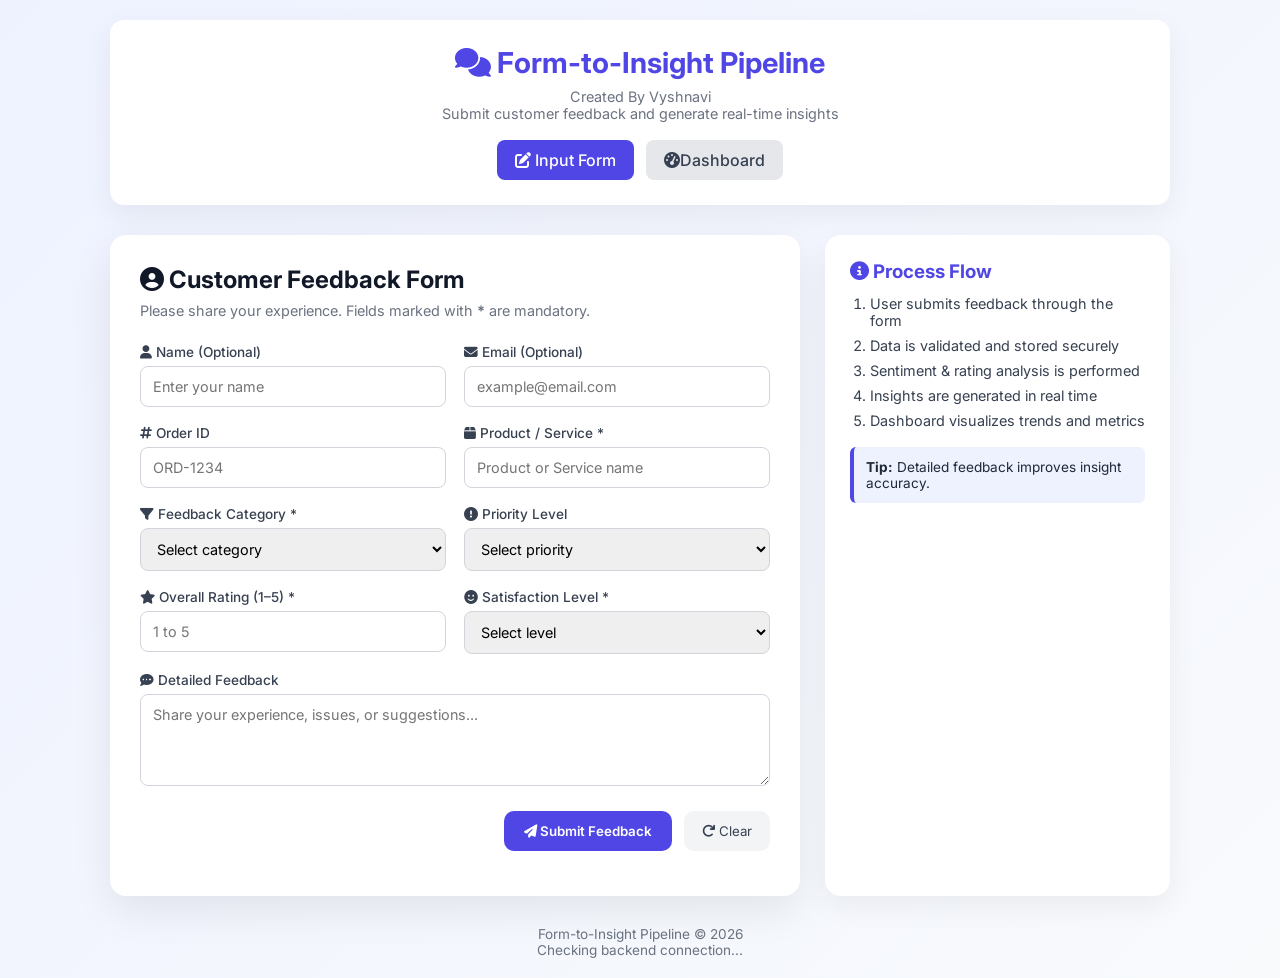
<file: frontend/index.html>
<!DOCTYPE html>
<html lang="en">
<head>
    <meta charset="UTF-8">
    <meta name="viewport" content="width=device-width,initial-scale=1.0">
    <title>Form-to-Insight: Feedback Input</title>

    <link rel="stylesheet" href="style.css">
    <link rel="stylesheet" href="https://cdnjs.cloudflare.com/ajax/libs/font-awesome/6.4.0/css/all.min.css">
</head>
<body>

<div class="container">

    <!-- Header -->
    <header>
        <h1><i class="fas fa-comments"></i> Form-to-Insight Pipeline</h1>
        <p class="subtitle">Created By Vyshnavi</p>
        <p class="subtitle">Submit customer feedback and generate real-time insights</p>

        <div class="nav-buttons">
            <a href="index.html" class="btn active">
                <i class="fas fa-edit"></i> Input Form
            </a>
            <a href="dashboard.html" class="btn">
                <i class="fas fa-tachometer-alt"></i>Dashboard
            </a>
        </div>
    </header>

    <!-- Main Content -->
    <main>

        <!-- Feedback Form -->
        <div class="form-container">
            <h2><i class="fas fa-user-circle"></i> Customer Feedback Form</h2>
            <p class="form-description">
                Please share your experience. Fields marked with <strong>*</strong> are mandatory.
            </p>

            <form id="dataForm">

                <!-- Customer Details -->
                <div class="form-row">
                    <div class="form-group">
                        <label for="name"><i class="fas fa-user"></i> Name (Optional)</label>
                        <input type="text" id="name" name="name" placeholder="Enter your name">
                    </div>

                    <div class="form-group">
                        <label for="email"><i class="fas fa-envelope"></i> Email (Optional)</label>
                        <input type="email" id="email" name="email" placeholder="example@email.com">
                    </div>
                </div>

                <!-- Order & Product -->
                <div class="form-row">
                    <div class="form-group">
                        <label for="order_id"><i class="fas fa-hashtag"></i> Order ID</label>
                        <input type="text" id="order_id" name="order_id" placeholder="ORD-1234">
                    </div>

                    <div class="form-group">
                        <label for="product_name"><i class="fas fa-box"></i> Product / Service *</label>
                        <input type="text" id="product_name" name="product_name" required placeholder="Product or Service name">
                    </div>
                </div>

                <!-- Feedback Type -->
                <div class="form-row">
                    <div class="form-group">
                        <label for="feedback_type"><i class="fas fa-filter"></i> Feedback Category *</label>
                        <select id="feedback_type" name="feedback_type" required>
                            <option value="">Select category</option>
                            <option value="Complaint">Complaint</option>
                            <option value="Suggestion">Suggestion</option>
                            <option value="Compliment">Compliment</option>
                            <option value="General">General Feedback</option>
                        </select>
                    </div>

                    <div class="form-group">
                        <label for="priority"><i class="fas fa-exclamation-circle"></i> Priority Level</label>
                        <select id="priority" name="priority">
                            <option value="">Select priority</option>
                            <option value="Low">Low</option>
                            <option value="Medium">Medium</option>
                            <option value="High">High</option>
                        </select>
                    </div>
                </div>

                <!-- Rating & Satisfaction -->
                <div class="form-row">
                    <div class="form-group">
                        <label for="rating"><i class="fas fa-star"></i> Overall Rating (1–5) *</label>
                        <input type="number" id="rating" name="rating" min="1" max="5" required placeholder="1 to 5">
                    </div>

                    <div class="form-group">
                        <label for="satisfaction"><i class="fas fa-smile"></i> Satisfaction Level *</label>
                        <select id="satisfaction" name="satisfaction" required>
                            <option value="">Select level</option>
                            <option value="Very Satisfied">Very Satisfied</option>
                            <option value="Satisfied">Satisfied</option>
                            <option value="Neutral">Neutral</option>
                            <option value="Dissatisfied">Dissatisfied</option>
                            <option value="Very Dissatisfied">Very Dissatisfied</option>
                        </select>
                    </div>
                </div>

                <!-- Comments -->
                <div class="form-group">
                    <label for="comments"><i class="fas fa-comment-dots"></i> Detailed Feedback</label>
                    <textarea id="comments" name="comments" rows="4"
                              placeholder="Share your experience, issues, or suggestions..."></textarea>
                </div>

                <!-- Buttons -->
                <div class="form-actions">
                    <button type="submit" class="btn-submit">
                        <i class="fas fa-paper-plane"></i> Submit Feedback
                    </button>
                    <button type="reset" class="btn-reset">
                        <i class="fas fa-redo"></i> Clear
                    </button>
                </div>

            </form>

            <div class="response-message" id="responseMessage"></div>
        </div>

        <!-- Instructions -->
        <div class="instructions">
            <h3><i class="fas fa-info-circle"></i> Process Flow</h3>
            <ol>
                <li>User submits feedback through the form</li>
                <li>Data is validated and stored securely</li>
                <li>Sentiment & rating analysis is performed</li>
                <li>Insights are generated in real time</li>
                <li>Dashboard visualizes trends and metrics</li>
            </ol>

            <div class="tip">
                <strong>Tip:</strong> Detailed feedback improves insight accuracy.
            </div>
        </div>

    </main>

    <!-- Footer -->
    <footer>
        <p>Form-to-Insight Pipeline © 2026</p>
        <p class="status" id="apiStatus">Checking backend connection...</p>
    </footer>

</div>

<script src="script.js"></script>
</body>
</html>
</file>
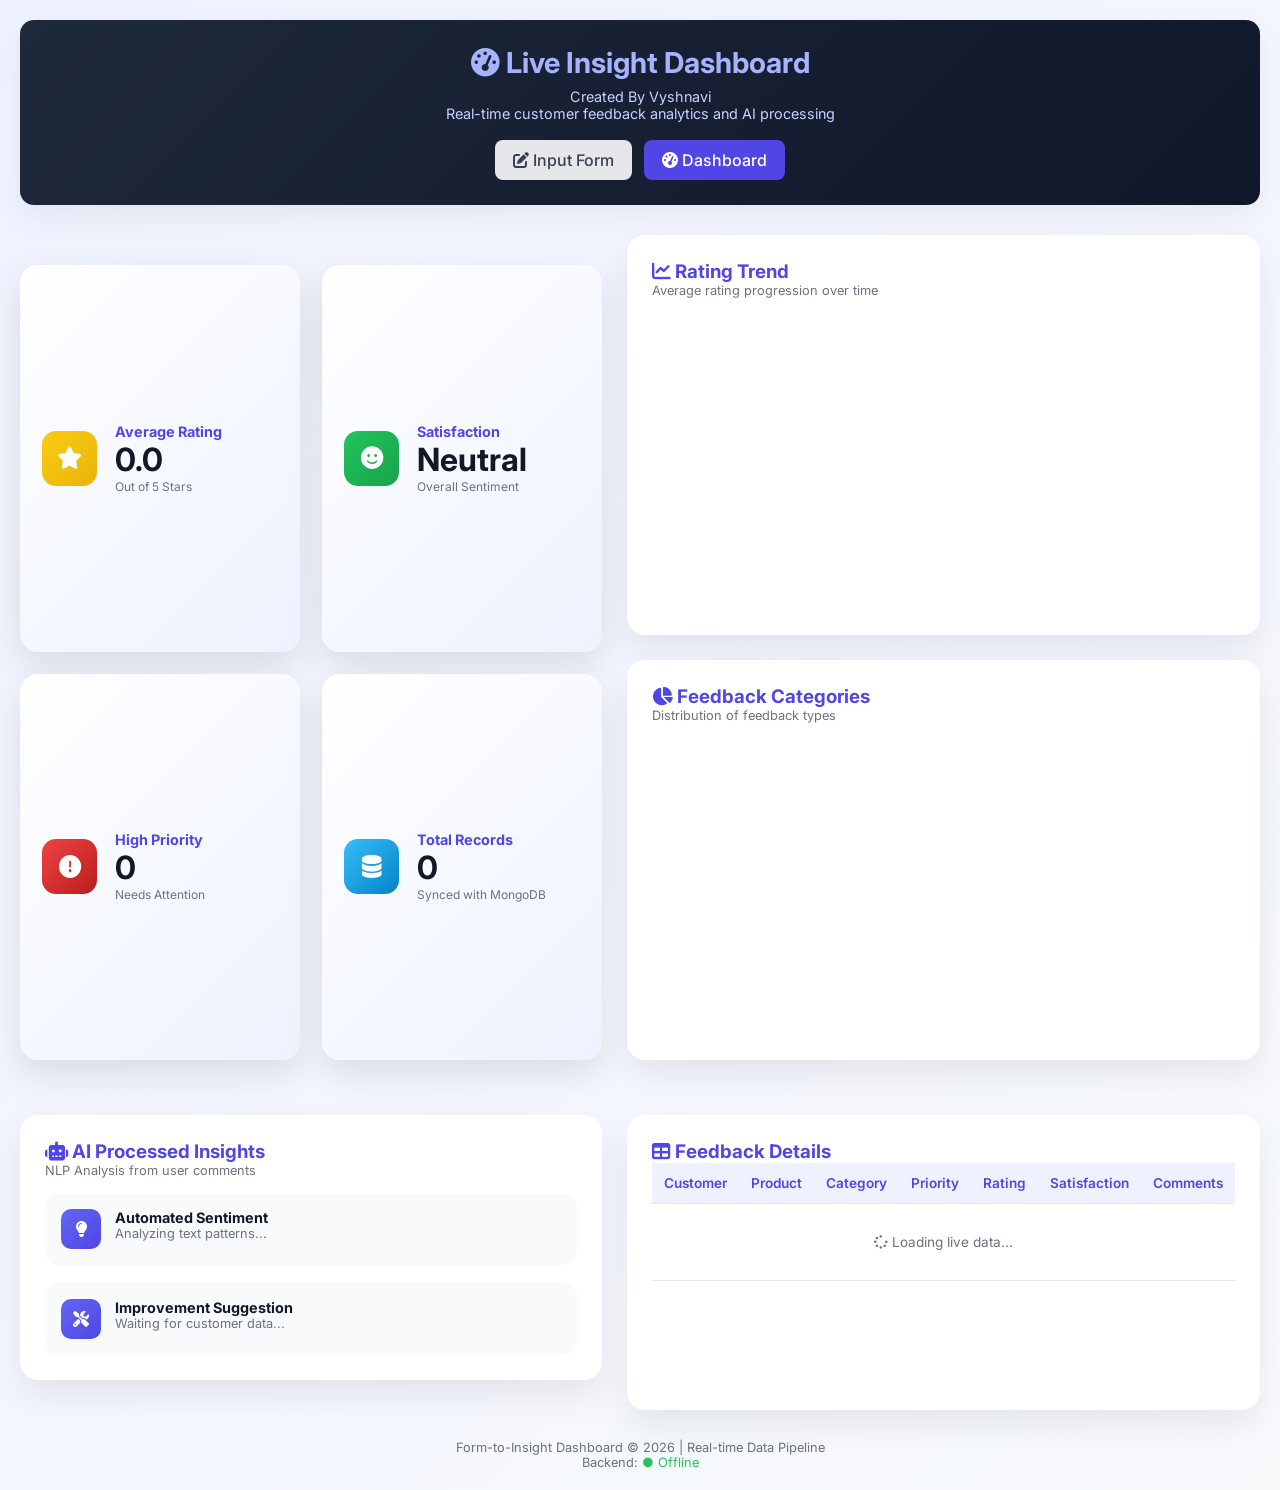
<file: frontend/dashboard.html>
<!DOCTYPE html>
<html lang="en">
<head>
    <meta charset="UTF-8">
    <meta name="viewport" content="width=device-width,initial-scale=1.0">
    <title>Form-to-Insight: Live Feedback Dashboard</title>

    <link rel="stylesheet" href="style.css">
    <link rel="stylesheet" href="https://cdnjs.cloudflare.com/ajax/libs/font-awesome/6.4.0/css/all.min.css">
    <script src="https://cdn.plot.ly/plotly-2.24.1.min.js"></script>
</head>

<body>
<div class="container dashboard">

    <header>
        <h1><i class="fas fa-tachometer-alt"></i> Live Insight Dashboard</h1>
        <p class="subtitle">Created By Vyshnavi</p>
        <p class="subtitle">Real-time customer feedback analytics and AI processing</p>

        <div class="nav-buttons">
            <a href="index.html" class="btn">
                <i class="fas fa-edit"></i> Input Form
            </a>
            <a href="dashboard.html" class="btn active">
                <i class="fas fa-tachometer-alt"></i> Dashboard
            </a>
        </div>

        
    </header>

    <main>
        <div class="summary-cards">
            <div class="card">
                <div class="card-icon star"><i class="fas fa-star"></i></div>
                <div class="card-content">
                    <h3>Average Rating</h3>
                    <p class="card-value" id="avgRating">0.0</p>
                    <p class="card-trend">Out of 5 Stars</p>
                </div>
            </div>

            <div class="card">
                <div class="card-icon sentiment"><i class="fas fa-smile"></i></div>
                <div class="card-content">
                    <h3>Satisfaction</h3>
                    <p class="card-value" id="sentimentScore">Neutral</p>
                    <p class="card-trend">Overall Sentiment</p>
                </div>
            </div>

            <div class="card">
                <div class="card-icon complaints"><i class="fas fa-exclamation-circle"></i></div>
                <div class="card-content">
                    <h3>High Priority</h3>
                    <p class="card-value" id="urgentCount">0</p>
                    <p class="card-trend">Needs Attention</p>
                </div>
            </div>

            <div class="card">
                <div class="card-icon users"><i class="fas fa-database"></i></div>
                <div class="card-content">
                    <h3>Total Records</h3>
                    <p class="card-value" id="totalSubmissions">0</p>
                    <p class="card-subtext">Synced with MongoDB</p>
                </div>
            </div>
        </div>

        <div class="charts-row">
            <div class="chart-container">
                <div class="chart-header">
                    <h3><i class="fas fa-chart-line"></i> Rating Trend</h3>
                    <p class="chart-description">Average rating progression over time</p>
                </div>
                <div id="trendChart" class="chart"></div>
            </div>

            <div class="chart-container">
                <div class="chart-header">
                    <h3><i class="fas fa-chart-pie"></i> Feedback Categories</h3>
                    <p class="chart-description">Distribution of feedback types</p>
                </div>
                <div id="categoryChart" class="chart"></div>
            </div>
        </div>

        <div class="charts-row">
            <div class="insights-container">
                <div class="chart-header">
                    <h3><i class="fas fa-robot"></i> AI Processed Insights</h3>
                    <p class="chart-description">NLP Analysis from user comments</p>
                </div>

                <div class="insights-content">
                    <div class="insight">
                        <div class="insight-icon"><i class="fas fa-lightbulb"></i></div>
                        <div class="insight-text">
                            <h4>Automated Sentiment</h4>
                            <p id="aiSentiment">Analyzing text patterns...</p>
                        </div>
                    </div>

                    <div class="insight">
                        <div class="insight-icon"><i class="fas fa-tools"></i></div>
                        <div class="insight-text">
                            <h4>Improvement Suggestion</h4>
                            <p id="aiSuggestion">Waiting for customer data...</p>
                        </div>
                    </div>
                </div>
            </div>
        </div>

        <div class="data-table-container">
            <div class="chart-header">
                <h3><i class="fas fa-table"></i> Feedback Details</h3>
            </div>

            <div class="table-wrapper">
                <table id="dataTable">
                    <thead>
                        <tr>
                            <th>Customer</th>
                            <th>Product</th>
                            <th>Category</th>
                            <th>Priority</th>
                            <th>Rating</th>
                            <th>Satisfaction</th>
                            <th>Comments</th>
                        </tr>
                    </thead>
                    <tbody id="tableBody">
                        <tr>
                            <td colspan="7" class="loading-cell">
                                <i class="fas fa-spinner fa-spin"></i> Loading live data...
                            </td>
                        </tr>
                    </tbody>
                </table>
            </div>
        </div>

    </main>

    <footer>
        <p>Form-to-Insight Dashboard © 2026 | Real-time Data Pipeline</p>
        <p class="status">
            Backend: <span id="dashboardStatus" class="status-connected">● Online</span>
        </p>
    </footer>

</div>

<script src="script.js"></script>
</body>
</html>
</file>
<file: frontend/style.css>
@import url('https://fonts.googleapis.com/css2?family=Inter:wght@300;400;500;600;700&display=swap');

* {
    margin: 0;
    padding: 0;
    box-sizing: border-box;
    font-family: 'Inter', sans-serif;
}

body {
    background: linear-gradient(135deg, #eef2ff, #f8fafc);
    color: #1f2937;
    min-height: 100vh;
}

/* Container */
.container {
    max-width: 1100px;
    margin: auto;
    padding: 20px;
}

/* Header */
header {
    background: #ffffff;
    padding: 25px;
    border-radius: 14px;
    box-shadow: 0 10px 30px rgba(0,0,0,0.06);
    margin-bottom: 30px;
    text-align: center;
}

header h1 {
    font-size: 1.8rem;
    color: #4f46e5;
    margin-bottom: 8px;
}

.subtitle {
    color: #6b7280;
    font-size: 0.9rem;
}

/* Navigation Buttons */
.nav-buttons {
    margin-top: 18px;
    display: flex;
    justify-content: center;
    gap: 12px;
}

.btn {
    padding: 10px 18px;
    border-radius: 8px;
    background: #e5e7eb;
    color: #374151;
    text-decoration: none;
    font-weight: 500;
    transition: 0.3s;
}

.btn.active,
.btn:hover {
    background: #4f46e5;
    color: #fff;
}

/* Main Layout */
main {
    display: grid;
    grid-template-columns: 2fr 1fr;
    gap: 25px;
}

/* Form Card */
.form-container {
    background: #ffffff;
    padding: 30px;
    border-radius: 16px;
    box-shadow: 0 15px 40px rgba(0,0,0,0.08);
}

.form-container h2 {
    margin-bottom: 8px;
    color: #111827;
}

.form-description {
    color: #6b7280;
    font-size: 0.9rem;
    margin-bottom: 25px;
}

/* Form Layout */
.form-row {
    display: grid;
    grid-template-columns: repeat(2, 1fr);
    gap: 18px;
    margin-bottom: 18px;
}

.form-group {
    display: flex;
    flex-direction: column;
}

label {
    font-size: 0.85rem;
    font-weight: 500;
    margin-bottom: 6px;
    color: #374151;
}

input,
select,
textarea {
    padding: 11px 12px;
    border-radius: 8px;
    border: 1px solid #d1d5db;
    outline: none;
    font-size: 0.9rem;
    transition: 0.2s;
}

input:focus,
select:focus,
textarea:focus {
    border-color: #4f46e5;
    box-shadow: 0 0 0 2px rgba(79,70,229,0.2);
}

/* Textarea */
textarea {
    resize: vertical;
}

/* Buttons */
.form-actions {
    display: flex;
    justify-content: flex-end;
    gap: 12px;
    margin-top: 25px;
}

.btn-submit {
    background: #4f46e5;
    color: white;
    border: none;
    padding: 12px 20px;
    border-radius: 10px;
    font-weight: 600;
    cursor: pointer;
    transition: 0.3s;
}

.btn-submit:hover {
    background: #4338ca;
}

.btn-reset {
    background: #f3f4f6;
    color: #374151;
    border: none;
    padding: 12px 18px;
    border-radius: 10px;
    cursor: pointer;
}

/* Response Message */
.response-message {
    margin-top: 15px;
    font-size: 0.9rem;
}

/* Instructions Panel */
.instructions {
    background: #ffffff;
    padding: 25px;
    border-radius: 16px;
    box-shadow: 0 10px 30px rgba(0,0,0,0.06);
}

.instructions h3 {
    color: #4f46e5;
    margin-bottom: 12px;
}

.instructions ol {
    padding-left: 20px;
    color: #374151;
    font-size: 0.9rem;
}

.instructions li {
    margin-bottom: 8px;
}

.tip {
    margin-top: 18px;
    padding: 12px;
    background: #eef2ff;
    border-left: 4px solid #4f46e5;
    border-radius: 6px;
    font-size: 0.85rem;
}

/* Footer */
footer {
    margin-top: 30px;
    text-align: center;
    color: #6b7280;
    font-size: 0.85rem;
}

/* Responsive */
@media (max-width: 900px) {
    main {
        grid-template-columns: 1fr;
    }
}
/* ===========================
   DASHBOARD STYLES (SEPARATE)
   =========================== */

.container.dashboard {
    max-width: 1300px;
}

/* Dashboard Header Override */
.dashboard header {
    background: linear-gradient(135deg, #1e293b, #0f172a);
    color: #e5e7eb;
}

.dashboard header h1 {
    color: #a5b4fc;
}

.dashboard .subtitle {
    color: #c7d2fe;
}

/* Dashboard Controls */
.dashboard-controls {
    margin-top: 20px;
    display: flex;
    justify-content: center;
    gap: 18px;
    flex-wrap: wrap;
    font-size: 0.85rem;
}

.btn-refresh {
    background: linear-gradient(135deg, #6366f1, #4f46e5);
    border: none;
    padding: 10px 18px;
    border-radius: 10px;
    color: #fff;
    font-weight: 600;
    cursor: pointer;
}

/* Summary Cards */
.summary-cards {
    display: grid;
    grid-template-columns: repeat(auto-fit, minmax(240px, 1fr));
    gap: 22px;
    margin: 30px 0;
}

.card {
    background: linear-gradient(135deg, #ffffff, #eef2ff);
    border-radius: 18px;
    padding: 22px;
    display: flex;
    gap: 18px;
    align-items: center;
    box-shadow: 0 15px 35px rgba(0,0,0,0.1);
    transition: transform 0.3s;
}

.card:hover {
    transform: translateY(-6px);
}

.card-icon {
    width: 55px;
    height: 55px;
    border-radius: 14px;
    display: flex;
    align-items: center;
    justify-content: center;
    font-size: 1.4rem;
    color: #fff;
}

.card-icon.star {
    background: linear-gradient(135deg, #facc15, #eab308);
}

.card-icon.sentiment {
    background: linear-gradient(135deg, #22c55e, #16a34a);
}

.card-icon.complaints {
    background: linear-gradient(135deg, #ef4444, #b91c1c);
}

.card-icon.users {
    background: linear-gradient(135deg, #38bdf8, #0284c7);
}

.card-content h3 {
    font-size: 0.9rem;
    color: #4f46e5;
}

.card-value {
    font-size: 2rem;
    font-weight: 700;
    color: #111827;
}

.card-trend,
.card-subtext {
    font-size: 0.75rem;
    color: #6b7280;
}

/* Charts Layout */
.charts-row {
    display: grid;
    grid-template-columns: repeat(auto-fit, minmax(420px, 1fr));
    gap: 25px;
    margin-bottom: 30px;
}

.chart-container,
.insights-container,
.data-table-container {
    background: #ffffff;
    border-radius: 18px;
    padding: 25px;
    box-shadow: 0 15px 35px rgba(0,0,0,0.08);
}

.chart-header h3 {
    color: #4f46e5;
}

.chart-description {
    font-size: 0.8rem;
    color: #6b7280;
    margin-bottom: 12px;
}

.chart {
    height: 300px;
}

/* AI Insights */
.insights-content {
    display: grid;
    gap: 18px;
    margin-top: 15px;
}

.insight {
    display: flex;
    gap: 14px;
    background: #f8fafc;
    padding: 16px;
    border-radius: 14px;
}

.insight-icon {
    background: linear-gradient(135deg, #6366f1, #4f46e5);
    color: #fff;
    width: 40px;
    height: 40px;
    border-radius: 10px;
    display: flex;
    align-items: center;
    justify-content: center;
}

.insight-text h4 {
    font-size: 0.9rem;
    color: #111827;
}

.insight-text p {
    font-size: 0.8rem;
    color: #6b7280;
}

/* Data Table */
.table-wrapper {
    overflow-x: auto;
}

table {
    width: 100%;
    border-collapse: collapse;
    font-size: 0.85rem;
}

thead {
    background: #eef2ff;
}

th, td {
    padding: 12px;
    border-bottom: 1px solid #e5e7eb;
    text-align: left;
}

th {
    color: #4f46e5;
    font-weight: 600;
}

td {
    color: #1f2937;
}

.loading-cell {
    text-align: center;
    padding: 30px;
    color: #6b7280;
}

/* Dashboard Footer */
.dashboard footer {
    margin-top: 30px;
    text-align: center;
    color: #6b7280;
    font-size: 0.8rem;
}

.status-connected {
    color: #22c55e;
}

/* Responsive */
@media (max-width: 900px) {
    .charts-row {
        grid-template-columns: 1fr;
    }
}
</file>
